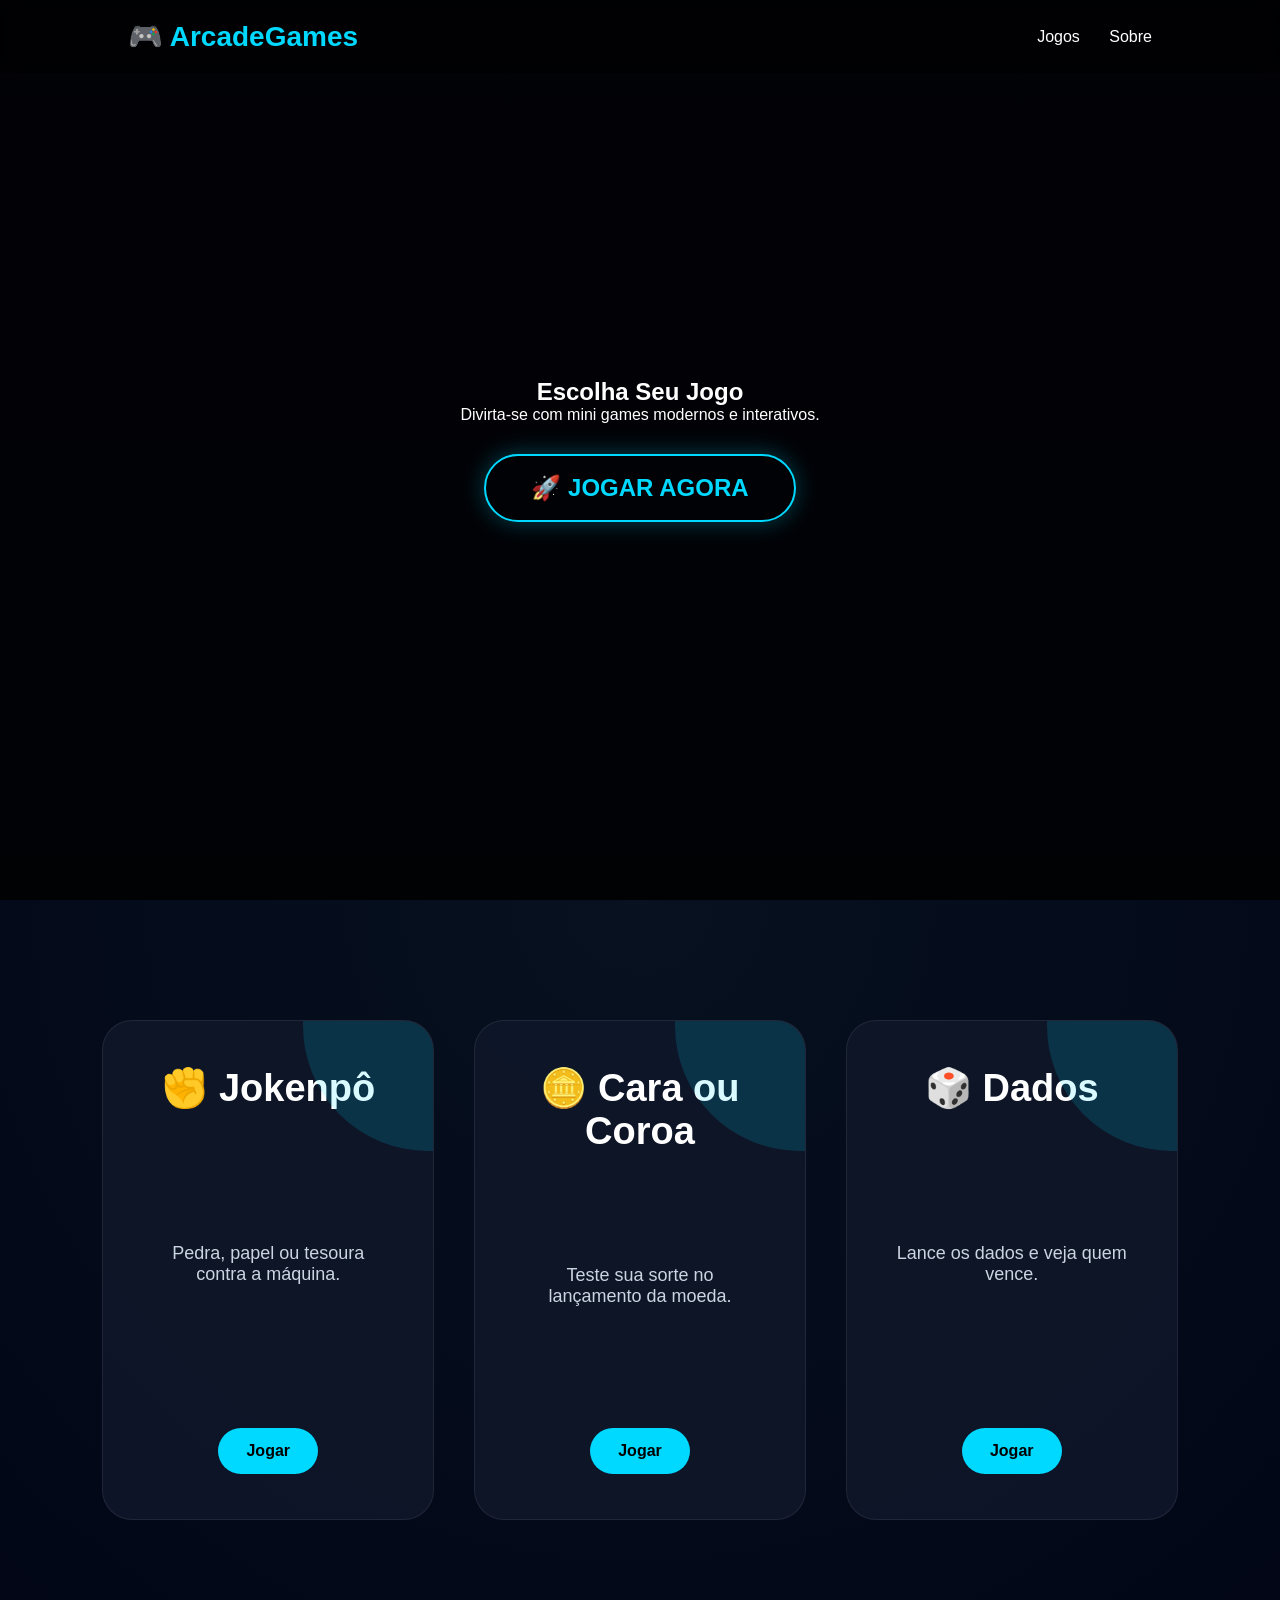
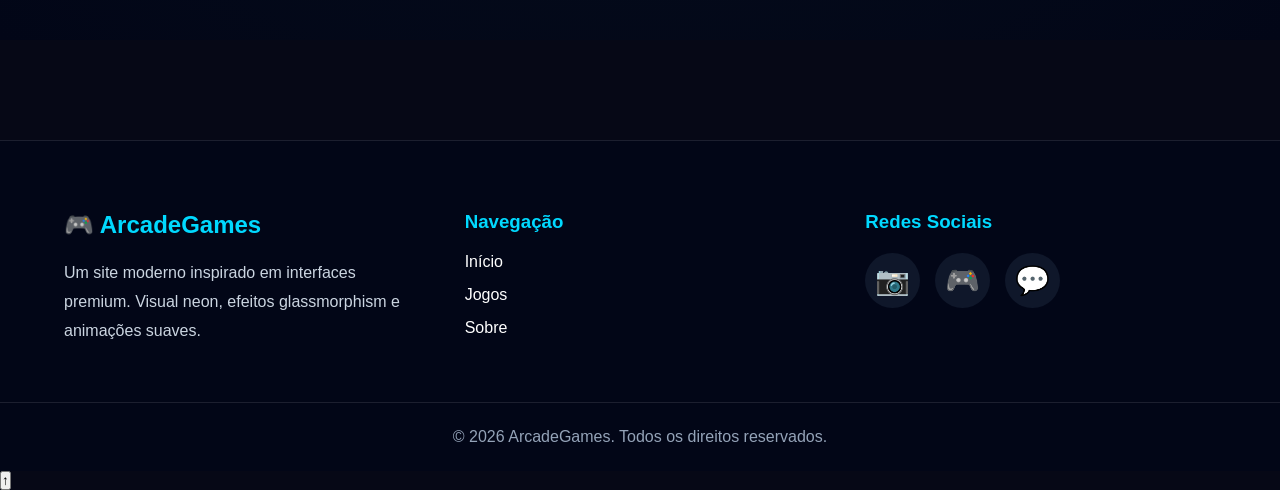
<file: index.html>
<!DOCTYPE html>
<body>

    <header>
        <div class="logo">🎮 ArcadeGames</div>

        <nav>
            <a href="#games">Jogos</a>
            <a href="#sobre">Sobre</a>
        </nav>
    </header>

   <section class="hero">

    <div class="hero-content">

        <h1>Escolha Seu Jogo</h1>

        <p>
            Divirta-se com mini games modernos e interativos.
        </p>

        <a href="#games" class="hero-btn">
            🚀 JOGAR AGORA
        </a>

    </div>

</section>

    <section class="games" id="games">

        <div class="card">
            <h2>✊ Jokenpô</h2>
            <p>Pedra, papel ou tesoura contra a máquina.</p>
            <a href="jokenpo.html">Jogar</a>
        </div>

        <div class="card">
            <h2>🪙 Cara ou Coroa</h2>
            <p>Teste sua sorte no lançamento da moeda.</p>
            <a href="moeda.html">Jogar</a>
        </div>

        <div class="card">
            <h2>🎲 Dados</h2>
            <p>Lance os dados e veja quem vence.</p>
            <a href="dados.html">Jogar</a>
        </div>

    </section>

    <footer class="footer">

    <div class="footer-container">

        <div class="footer-logo">

            <h2>🎮 ArcadeGames</h2>

            <p>
                Um site moderno inspirado em interfaces premium.
                Visual neon, efeitos glassmorphism e animações suaves.
            </p>

        </div>

        <div class="footer-links">

            <h3>Navegação</h3>

            <a href="#">Início</a>
            <a href="#games">Jogos</a>
            <a href="#sobre">Sobre</a>

        </div>

        <div class="footer-social">

            <h3>Redes Sociais</h3>

            <div class="socials">

                <a href="#">📷</a>
                <a href="#">🎮</a>
                <a href="#">💬</a>

            </div>

        </div>

    </div>

    <div class="footer-copy">
        © 2026 ArcadeGames. Todos os direitos reservados.
    </div>

</footer>

    <button id="topBtn">↑</button>
<link rel="stylesheet" href="style.css">
    <script src="script.js"></script>
</body>
</html>
</file>
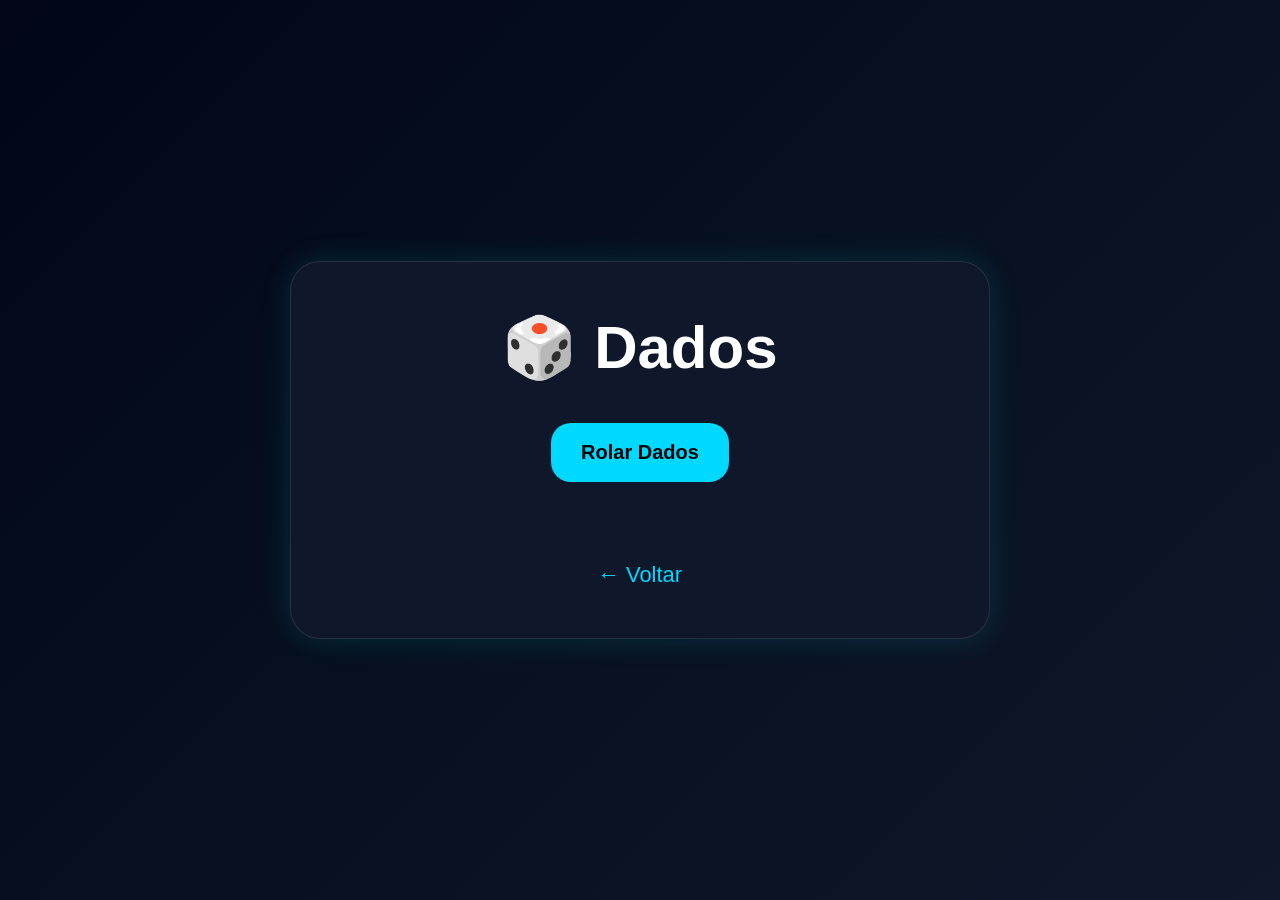
<file: dados.html>
<!DOCTYPE html>
<html lang="pt-br">

<head>
    <meta charset="UTF-8">
    <meta name="viewport" content="width=device-width, initial-scale=1.0">

    <title>Dados</title>

    <link rel="stylesheet" href="style.css">
</head>

<body class="game-body">

<section class="game-page">

    <div class="game-box">

        <h1>🎲 Dados</h1>

        <div class="game-buttons">

            <button onclick="rolarDados()">
                Rolar Dados
            </button>

        </div>

        <div id="resultado" class="result"></div>

        <a href="index.html" class="back">
            ← Voltar
        </a>

    </div>

</section>

<script src="dados.js"></script>

</body>
</html>
</file>
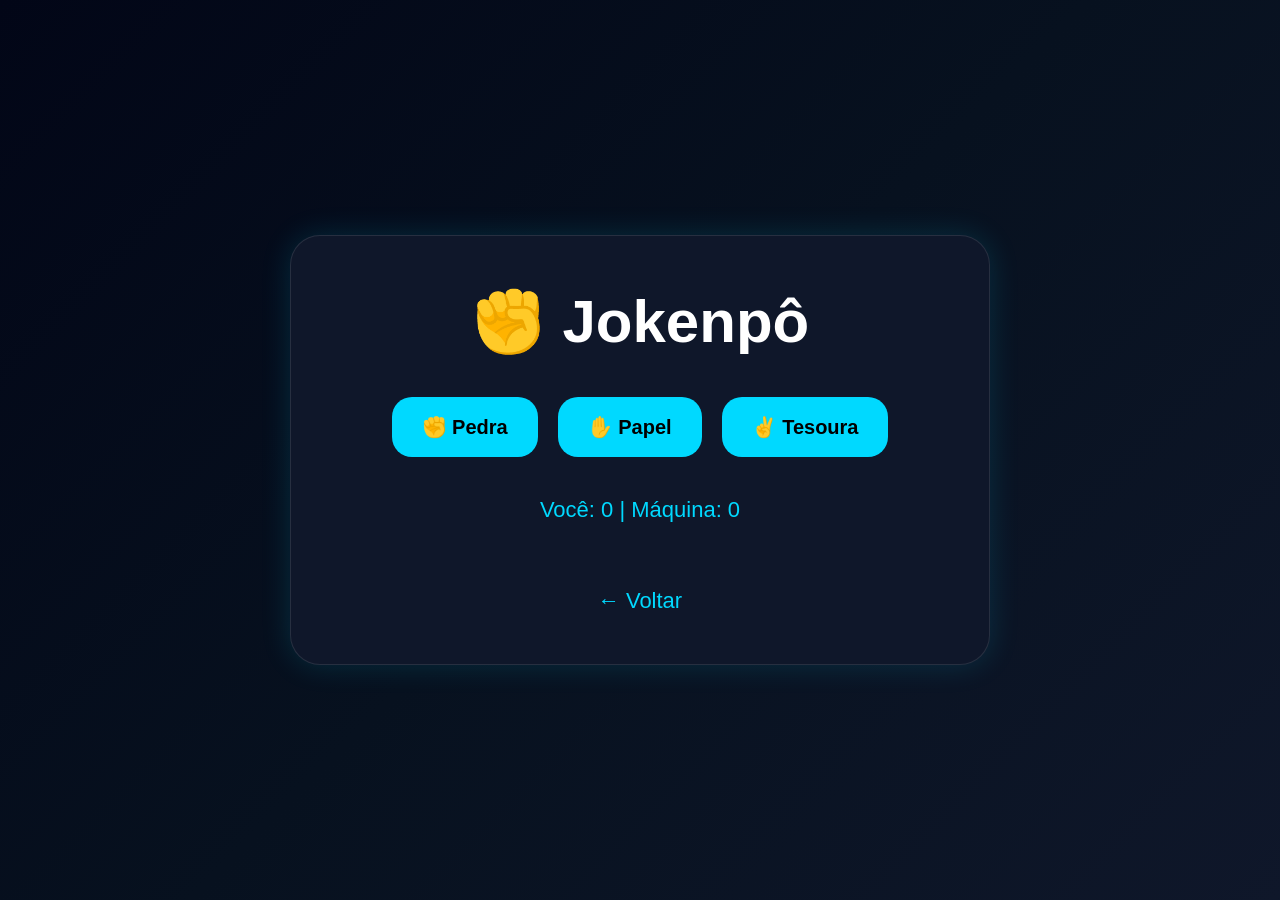
<file: jokenpo.html>
<!DOCTYPE html>
<html lang="pt-br">

<head>
    <meta charset="UTF-8">
    <meta name="viewport" content="width=device-width, initial-scale=1.0">

    <title>Jokenpô</title>

    <link rel="stylesheet" href="style.css">
</head>

<body class="game-body">

    <section class="game-page">

        <div class="game-box">

            <h1>✊ Jokenpô</h1>

            <div class="game-buttons">

                <button onclick="jogar('Pedra')">
                    ✊ Pedra
                </button>

                <button onclick="jogar('Papel')">
                    ✋ Papel
                </button>

                <button onclick="jogar('Tesoura')">
                    ✌️ Tesoura
                </button>

            </div>

            <div id="resultado" class="result"></div>

            <div class="score">
                Você:
                <span id="player">0</span>

                |

                Máquina:
                <span id="cpu">0</span>
            </div>

            <a href="index.html" class="back">
                ← Voltar
            </a>

        </div>

    </section>

    <script src="jokenpo.js"></script>

</body>
</html>
</file>
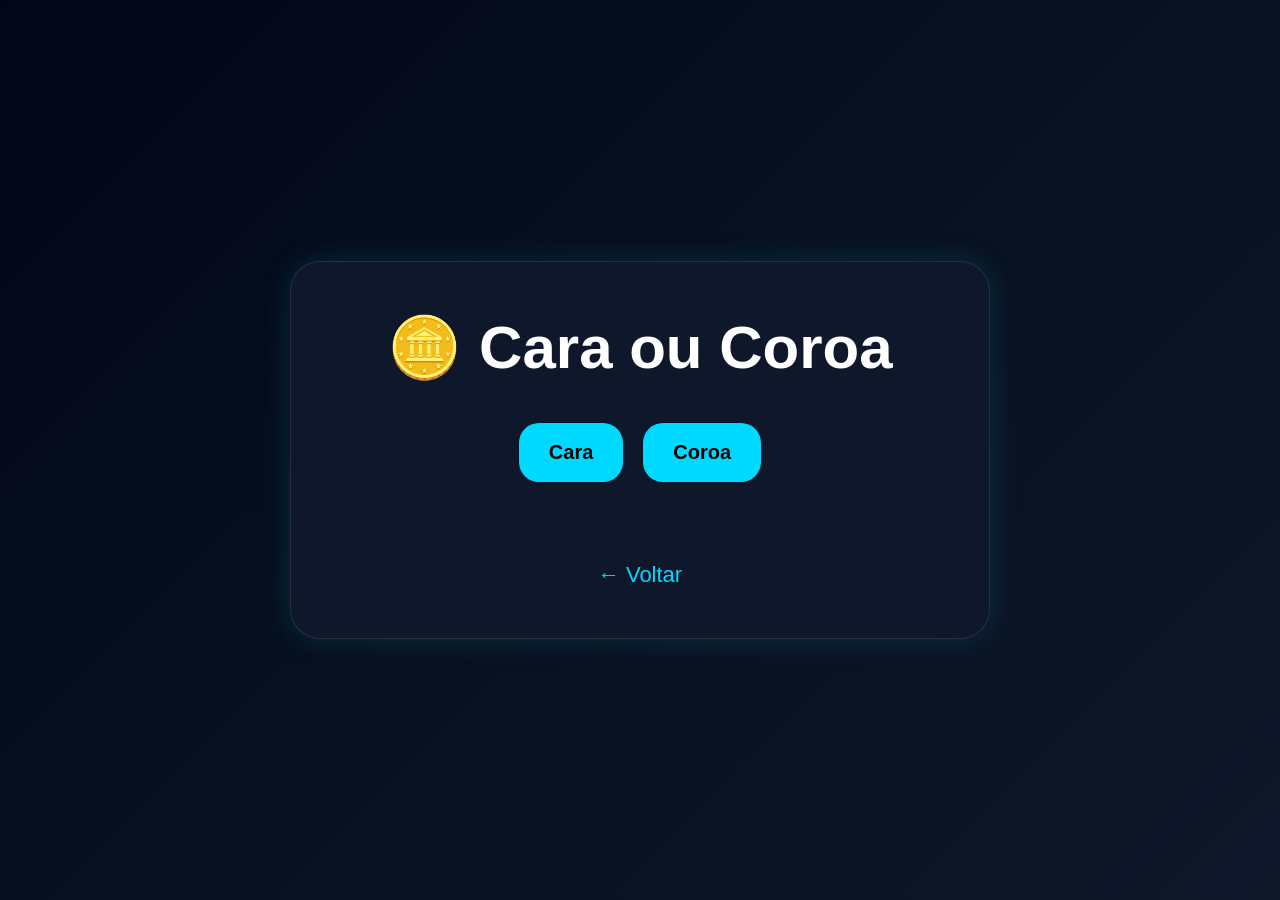
<file: moeda.html>
<!DOCTYPE html>
<html lang="pt-br">

<head>
    <meta charset="UTF-8">
    <meta name="viewport" content="width=device-width, initial-scale=1.0">

    <title>Cara ou Coroa</title>

    <link rel="stylesheet" href="style.css">
</head>

<body class="game-body">

<section class="game-page">

    <div class="game-box">

        <h1>🪙 Cara ou Coroa</h1>

        <div class="game-buttons">

            <button onclick="jogar('Cara')">
                Cara
            </button>

            <button onclick="jogar('Coroa')">
                Coroa
            </button>

        </div>

        <div id="resultado" class="result"></div>

        <a href="index.html" class="back">
            ← Voltar
        </a>

    </div>

</section>

<script src="moeda.js"></script>

</body>
</html>
</file>
<file: style.css>
* {
    margin: 0;
    padding: 0;
    box-sizing: border-box;
    scroll-behavior: smooth;
}

body {
    font-family: 'Poppins', sans-serif;
    background: #060816;
    color: white;
}

header {
    position: fixed;
    top: 0;
    width: 100%;
    display: flex;
    justify-content: space-between;
    align-items: center;
    padding: 20px 10%;
    background: rgba(0,0,0,0.4);
    backdrop-filter: blur(10px);
    z-index: 1000;
}

.logo {
    font-size: 28px;
    font-weight: 700;
    color: #00d9ff;
}

nav a {
    margin-left: 25px;
    text-decoration: none;
    color: white;
    transition: 0.3s;
}

nav a:hover {
    color: #00d9ff;
}

.hero{
    height:100vh;

    display:flex;

    justify-content:center;

    align-items:center;

    text-align:center;

    background:
    linear-gradient(rgba(0,0,0,0.7),rgba(0,0,0,0.8)),
    url('https://images.unsplash.com/photo-1511512578047-dfb367046420?q=80&w=1974&auto=format&fit=crop');

    background-size:cover;

    background-position:center;
}
.games{
    width:100%;

    padding:120px 8%;

    display:grid;

    grid-template-columns:repeat(auto-fit,minmax(320px,1fr));

    gap:40px;

    background:
    radial-gradient(circle at top,#07111f,#020617);

    position:relative;
}

.card{
    position:relative;

    overflow:hidden;

    min-height:520px;

    display:flex;

    flex-direction:column;

    justify-content:space-between;

    align-items:center;

    text-align:center;

    padding:45px;

    border-radius:30px;

    background:rgba(15,23,42,0.9);

    border:1px solid rgba(255,255,255,0.08);

    transition:0.5s;

    cursor:pointer;
}



.card::before{
    content:'';    

    position:absolute;

    width:250px;
    height:250px;

    background:rgba(0,217,255,0.15);

    border-radius:50%;

    top:-120px;
    right:-120px;

    transition:0.6s;
}

.card:hover::before{
    transform:scale(1.8);
}

.card:hover{
    transform:
    translateY(-15px)
    scale(1.02);

    box-shadow:
    0 0 40px rgba(0,217,255,0.35);

    border:1px solid rgba(0,217,255,0.4);
}

.card h2{
    font-size:38px;

    margin-bottom:20px;
}

.card p{
    color:#cbd5e1;

    margin-bottom:30px;

    font-size:18px;
}

.card a{
    display:inline-block;

    text-decoration:none;

    background:#00d9ff;

    color:#000;

    padding:14px 28px;

    border-radius:30px;

    font-weight:bold;
}
.game-page{
    min-height:100vh;

    display:flex;

    justify-content:center;

    align-items:center;

    padding:40px;

    background:
    linear-gradient(135deg,#020617,#07111f,#0f172a);
}

.game-box{
    width:100%;
    max-width:700px;

    background:#0f172a;

    padding:50px;

    border-radius:30px;

    border:1px solid rgba(255,255,255,0.1);

    text-align:center;

    box-shadow:0 0 30px rgba(0,217,255,0.15);
}

.game-box h1{
    font-size:60px;

    margin-bottom:40px;

    color:white;
}

.game-buttons{
    display:flex;

    justify-content:center;

    gap:20px;

    flex-wrap:wrap;

    margin-bottom:40px;
}

.game-buttons button{
    border:none;

    background:#00d9ff;

    color:#000;

    padding:18px 30px;

    border-radius:20px;

    font-size:20px;

    font-weight:bold;

    cursor:pointer;

    transition:0.3s;
}

.game-buttons button:hover{
    transform:scale(1.08);

    box-shadow:0 0 20px rgba(0,217,255,0.6);
}

.result{
    font-size:28px;

    color:white;

    margin-top:30px;

    line-height:1.8;
}

.score{
    margin-top:30px;

    font-size:24px;

    color:#00d9ff;
}

.back{
    display:inline-block;

    margin-top:40px;

    color:#00d9ff;

    text-decoration:none;

    font-size:22px;
}

.hero-btn{
    display:inline-block;

    margin-top:30px;

    padding:18px 45px;

    border-radius:50px;

    text-decoration:none;

    font-size:24px;

    font-weight:bold;

    color:#00d9ff;

    border:2px solid #00d9ff;

    transition:0.4s;

    box-shadow:0 0 25px rgba(0,217,255,0.3);
}

.hero-btn:hover{
    background:#00d9ff;

    color:#000;

    transform:scale(1.05);

    box-shadow:0 0 35px rgba(0,217,255,0.8);
}

.emoji{
    font-size:85px;

    margin-bottom:20px;

    animation:float 3s ease-in-out infinite;
}

.card{
    min-height:500px;

    display:flex;

    flex-direction:column;

    justify-content:space-between;
}

.play-btn{
    display:flex;

    justify-content:center;

    align-items:center;

    gap:10px;

    width:230px;

    margin:auto;

    padding:20px 30px;

    border-radius:60px;

    text-decoration:none;

    background:#00d9ff;

    color:#000;

    font-size:24px;

    font-weight:bold;

    transition:0.4s;

    position:relative;

    overflow:hidden;
}

.play-btn::before{
    content:'';    

    position:absolute;

    width:40px;
    height:200%;

    background:rgba(255,255,255,0.4);

    transform:rotate(25deg);

    left:-80px;

    transition:0.7s;
}

.play-btn:hover::before{
    left:280px;
}

.play-btn:hover{
    transform:scale(1.08);

    box-shadow:
    0 0 35px rgba(0,217,255,0.7);
}

.footer{
    background:#020617;

    border-top:1px solid rgba(255,255,255,0.1);

    padding-top:70px;

    margin-top:100px;
}

.footer-container{
    width:90%;

    margin:auto;

    display:grid;

    grid-template-columns:repeat(auto-fit,minmax(250px,1fr));

    gap:50px;

    padding-bottom:50px;
}

.footer h2,
.footer h3{
    color:#00d9ff;

    margin-bottom:20px;
}

.footer p{
    color:#cbd5e1;

    line-height:1.8;
}

.footer-links{
    display:flex;

    flex-direction:column;
}

.footer-links a{
    color:white;

    text-decoration:none;

    margin-bottom:15px;

    transition:0.3s;
}

.footer-links a:hover{
    color:#00d9ff;
}

.socials{
    display:flex;

    gap:15px;
}

.socials a{
    width:55px;

    height:55px;

    border-radius:50%;

    display:flex;

    justify-content:center;

    align-items:center;

    background:#0f172a;

    text-decoration:none;

    font-size:28px;

    transition:0.3s;
}

.socials a:hover{
    background:#00d9ff;

    transform:translateY(-5px);
}

.footer-copy{
    border-top:1px solid rgba(255,255,255,0.1);

    text-align:center;

    padding:25px;

    color:#94a3b8;
}

@keyframes float{

    0%{
        transform:translateY(0px);
    }

    50%{
        transform:translateY(-15px);
    }

    100%{
        transform:translateY(0px);
    }
}

.card{
    animation:cardEntrance 1s ease;
}

@keyframes cardEntrance{

    from{
        opacity:0;
        transform:translateY(80px);
    }

    to{
        opacity:1;
        transform:translateY(0);
    }
}

.card{
    position:relative;
}

.card::after{
    content:'';    

    position:absolute;

    inset:0;

    background:
    radial-gradient(
        circle at var(--x) var(--y),
        rgba(0,217,255,0.18),
        transparent 40%
    );

    opacity:0;

    transition:0.2s;

    pointer-events:none;
}

.card:hover::after{
    opacity:1;
}

body{
    animation:fadeIn 0.8s ease;
}

@keyframes fadeIn{

    from{
        opacity:0;
    }

    to{
        opacity:1;
    }
}

@keyframes zoom{

    from{
        transform:scale(0.7);
        opacity:0;
    }

    to{
        transform:scale(1);
        opacity:1;
    }
}

/* Melhorias visuais para os jogos */
.dice-number.big { font-size: 4em; display: block; }
.dice-rolling { font-size: 3em; animation: shake 0.8s ease-in-out; }
.jokenpo-result .big-emoji { font-size: 4em; display: block; }
.matchup-animation { text-align: center; }
.matchup-animation .player-move { font-size: 5em; display: block; animation: bounceInLeft 0.6s; }
.matchup-animation .cpu-move { font-size: 5em; display: block; animation: bounceInRight 0.6s 0.2s both; }
.matchup-animation .vs { font-size: 2.5em; color: #00d9ff; font-weight: bold; }
.matchup-animation .result-emoji { font-size: 6em; margin-top: 20px; }

.coin-flip-animation { text-align: center; }
.coin-spinning { font-size: 6em; animation: spin 1.5s linear infinite; }
.flip-text { font-size: 2em; color: #00d9ff; margin-top: 20px; }
.coin-display { font-size: 5em; display: block; margin-bottom: 10px; }
.coin-display.cara { color: #ffd700; text-shadow: 0 0 20px #ffd700; }
.coin-display.coroa { color: #ff6b35; text-shadow: 0 0 20px #ff6b35; }
.win-text { color: #00ff88; font-size: 1.4em; }
.lose-text { color: #ff4757; font-size: 1.4em; }

.score, .stats { 
    margin: 25px 0; 
    font-size: 22px; 
    color: #00d9ff; 
    text-align: center;
}
.stats div { margin: 8px 0; }
.history { 
    margin-top: 30px; 
    text-align: center; 
    max-height: 200px; 
    overflow-y: auto;
}
.history h3, .history h4 { 
    color: #00d9ff; 
    margin-bottom: 15px; 
    font-size: 20px;
}
.history-list { 
    display: flex; 
    flex-direction: column; 
    gap: 8px; 
    max-height: 150px; 
    overflow-y: auto;
}
.history-item { 
    padding: 8px 15px; 
    border-radius: 20px; 
    font-weight: bold; 
    font-size: 16px;
}
.history-item.win { background: rgba(0,255,136,0.2); color: #00ff88; }
.history-item.lose { background: rgba(255,71,87,0.2); color: #ff4757; }
.history-item.tie { background: rgba(0,217,255,0.2); color: #00d9ff; }

@keyframes shake {
    0%, 100% { transform: translateX(0); }
    25% { transform: translateX(-10px); }
    75% { transform: translateX(10px); }
}

@keyframes spin {
    from { transform: rotateY(0deg); }
    to { transform: rotateY(720deg); }
}

@keyframes bounceInLeft {
    0% { transform: translateX(-100px); opacity: 0; }
    60% { transform: translateX(15px); opacity: 1; }
    100% { transform: translateX(0); }
}

@keyframes bounceInRight {
    0% { transform: translateX(100px); opacity: 0; }
    60% { transform: translateX(-15px); opacity: 1; }
    100% { transform: translateX(0); }
}

@keyframes pulse {
    0% { transform: scale(0.8); opacity: 0; }
    50% { transform: scale(1.05); }
    100% { transform: scale(1); opacity: 1; }
}

@keyframes flipIn {
    0% { transform: rotateY(180deg); opacity: 0; }
    100% { transform: rotateY(0); opacity: 1; }
}

/* Botão de reset */
.reset-btn {
    background: rgba(255,71,87,0.2);
    color: #ff4757;
    border: 2px solid rgba(255,71,87,0.4);
    margin-top: 20px;
}
.reset-btn:hover {
    background: #ff4757;
    color: white;
    transform: scale(1.05);
}
</file>
